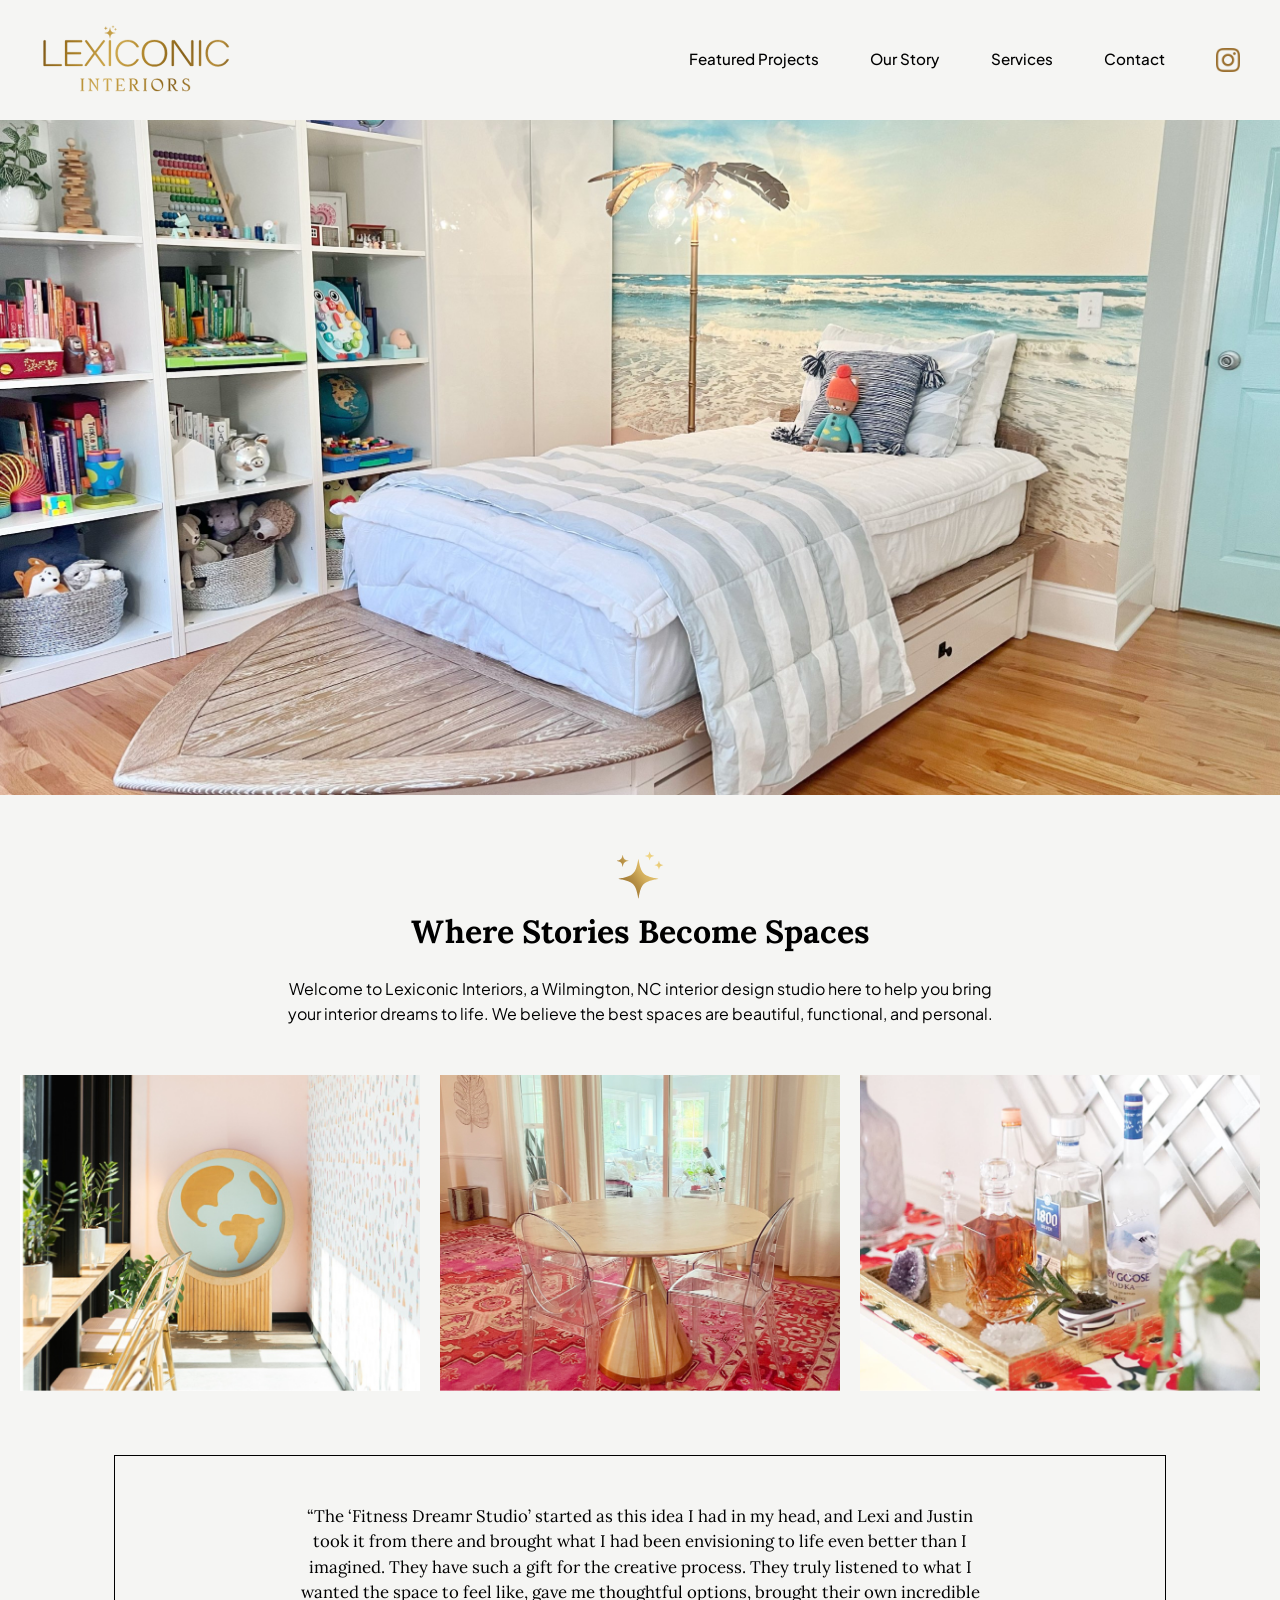
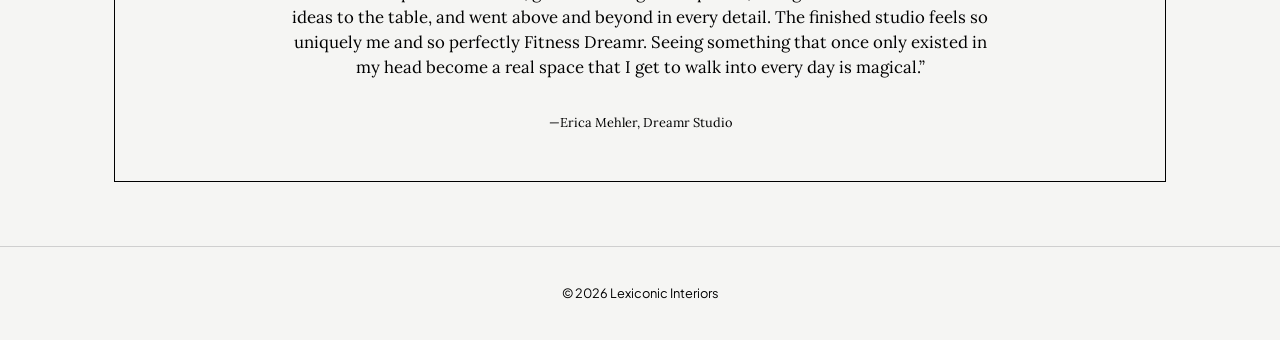
<file: index.html>
<!DOCTYPE html>
<html lang="en">
<head>
<meta charset="utf-8">
<meta name="viewport" content="width=device-width, initial-scale=1">
<title>Lexiconic Interiors | Where Stories Become Spaces</title>
<meta name="description" content="Lexiconic Interiors is a Wilmington, NC interior design studio here to help you bring your interior dreams to life.">
<link rel="preconnect" href="https://fonts.googleapis.com">
<link rel="preconnect" href="https://fonts.gstatic.com" crossorigin>
<link href="https://fonts.googleapis.com/css2?family=Lora:wght@400;500;600;700&family=Plus+Jakarta+Sans:wght@400;500;600&display=swap" rel="stylesheet">
<link rel="stylesheet" href="css/styles.css">
</head>
<body>

<a class="skip-link" href="#main">Skip to main content</a>

<header class="site-header">
  <div class="header-inner">
    <a class="logo" href="index.html"><img src="images/lexiconic-logo.svg" alt="Lexiconic Interiors, home" width="251" height="94"></a>
    <div class="header-right">
      <nav aria-label="Main" id="site-menu">
        <ul>
          <li><a href="featured-projects.html">Featured Projects</a></li>
          <li><a href="our-story.html">Our Story</a></li>
          <li><a href="services.html">Services</a></li>
          <li><a href="contact.html">Contact</a></li>
        </ul>
      </nav>
      <a class="insta-link" href="https://www.instagram.com/lexiconicinteriors/" target="_blank" rel="noopener"><img src="instagram-gold.png" alt="" width="24" height="24"><span class="visually-hidden">Instagram (opens in a new tab)</span></a>
      <button class="menu-toggle" type="button" aria-expanded="false" aria-controls="site-menu" aria-label="Menu"><svg class="icon-open" width="24" height="24" viewBox="0 0 24 24" aria-hidden="true" focusable="false"><path d="M3 6h18M3 12h18M3 18h18" fill="none" stroke="currentColor" stroke-width="1.75" stroke-linecap="round"/></svg><svg class="icon-close" width="24" height="24" viewBox="0 0 24 24" aria-hidden="true" focusable="false"><path d="M5 5l14 14M19 5L5 19" fill="none" stroke="currentColor" stroke-width="1.75" stroke-linecap="round"/></svg></button>
    </div>
  </div>
</header>

<main id="main" tabindex="-1">

  <img class="hero" src="images/home-hero.jpg" width="1628" height="1102" alt="A big-kid bedroom with a boat-shaped bed, a beach mural, a palm tree floor lamp, and a wall of toy shelves">

  <section class="intro">
    <img class="intro-stars" src="images/stars.svg" alt="" width="100" height="102">
    <h1>Where Stories Become Spaces</h1>
    <p>Welcome to Lexiconic Interiors, a Wilmington, NC interior design studio here to help you bring your interior dreams to life. We believe the best spaces are beautiful, functional, and personal.</p>
  </section>

  <ul class="tiles">
    <li><img src="images/home-1.jpg" width="488" height="386" loading="lazy" alt="Ice cream shop seating area with a painted globe sign and pastel wallpaper"></li>
    <li><img src="images/home-2.jpg" width="488" height="386" loading="lazy" alt="Round table with a gold base and clear acrylic chairs on a bright pink rug"></li>
    <li><img src="images/home-3.jpg" width="488" height="386" loading="lazy" alt="Styled bar tray with liquor bottles, crystals, and a sprig of greenery"></li>
  </ul>

  <section class="testimonial" aria-labelledby="testimonial-heading">
    <h2 id="testimonial-heading" class="visually-hidden">What our clients say</h2>
    <figure>
      <blockquote>
        <p>“The ‘Fitness Dreamr Studio’ started as this idea I had in my head, and Lexi and Justin took it from there and brought what I had been envisioning to life even better than I imagined. They have such a gift for the creative process. They truly listened to what I wanted the space to feel like, gave me thoughtful options, brought their own incredible ideas to the table, and went above and beyond in every detail. The finished studio feels so uniquely me and so perfectly Fitness Dreamr. Seeing something that once only existed in my head become a real space that I get to walk into every day is magical.”</p>
      </blockquote>
      <figcaption>—Erica Mehler, Dreamr Studio</figcaption>
    </figure>
  </section>

</main>

<footer class="site-footer">
  <p>&copy; 2026 Lexiconic Interiors</p>
</footer>

<script src="js/main.js" defer></script>
</body>
</html>
</file>
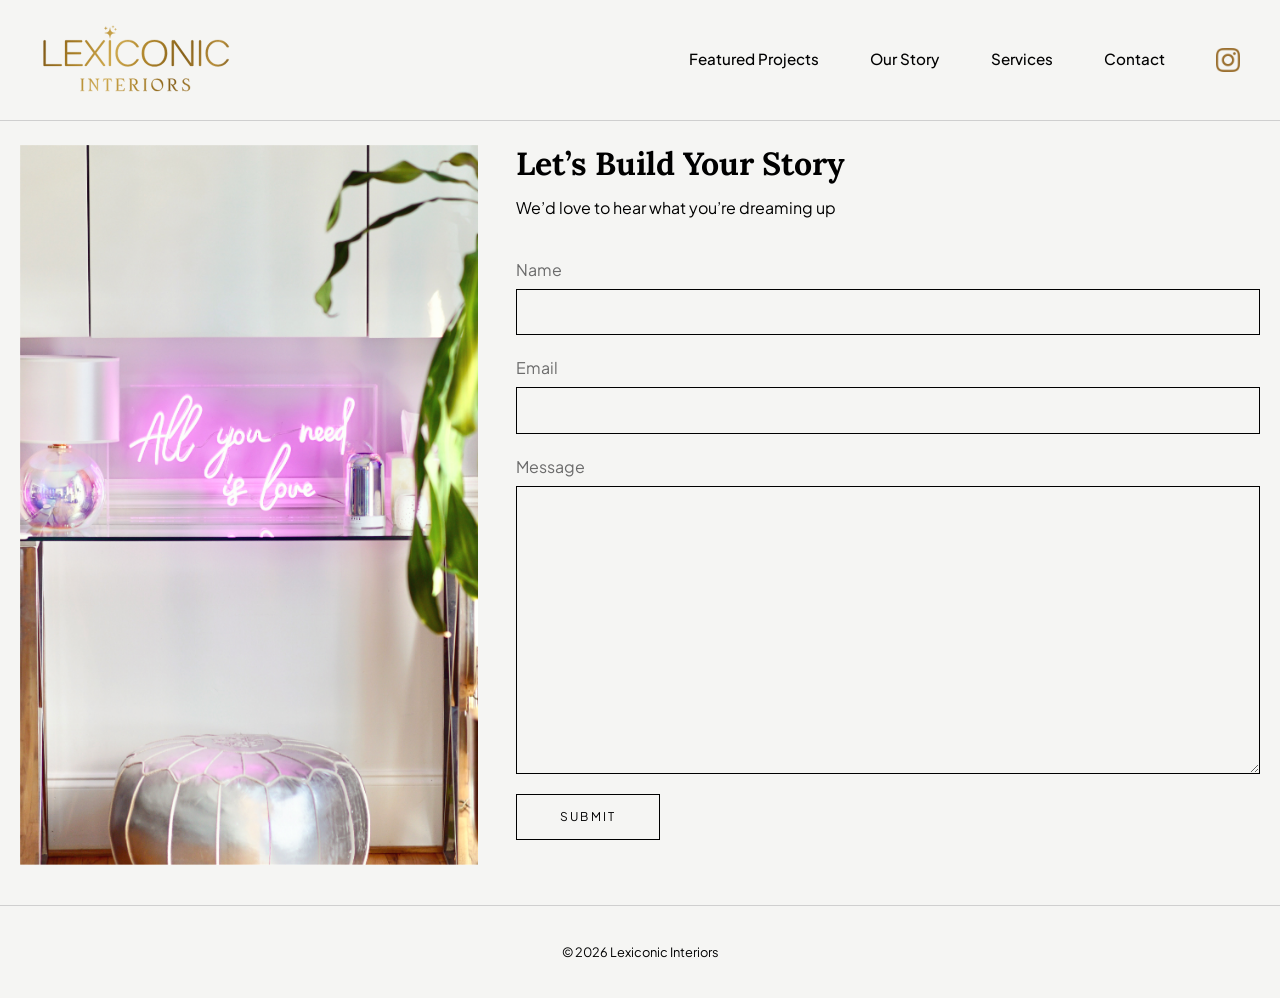
<file: contact.html>
<!DOCTYPE html>
<html lang="en">
<head>
<meta charset="utf-8">
<meta name="viewport" content="width=device-width, initial-scale=1">
<title>Contact | Lexiconic Interiors</title>
<meta name="description" content="Get in touch with Lexiconic Interiors, a Wilmington, NC interior design studio. Tell us what you're dreaming up.">
<link rel="preconnect" href="https://fonts.googleapis.com">
<link rel="preconnect" href="https://fonts.gstatic.com" crossorigin>
<link href="https://fonts.googleapis.com/css2?family=Lora:wght@400;500;600;700&family=Plus+Jakarta+Sans:wght@400;500;600&display=swap" rel="stylesheet">
<link rel="stylesheet" href="css/styles.css">
</head>
<body>

<a class="skip-link" href="#main">Skip to main content</a>

<header class="site-header is-ruled">
  <div class="header-inner">
    <a class="logo" href="index.html"><img src="images/lexiconic-logo.svg" alt="Lexiconic Interiors, home" width="251" height="94"></a>
    <div class="header-right">
      <nav aria-label="Main" id="site-menu">
        <ul>
          <li><a href="featured-projects.html">Featured Projects</a></li>
          <li><a href="our-story.html">Our Story</a></li>
          <li><a href="services.html">Services</a></li>
          <li><a href="contact.html" aria-current="page">Contact</a></li>
        </ul>
      </nav>
      <a class="insta-link" href="https://www.instagram.com/lexiconicinteriors/" target="_blank" rel="noopener"><img src="instagram-gold.png" alt="" width="24" height="24"><span class="visually-hidden">Instagram (opens in a new tab)</span></a>
      <button class="menu-toggle" type="button" aria-expanded="false" aria-controls="site-menu" aria-label="Menu"><svg class="icon-open" width="24" height="24" viewBox="0 0 24 24" aria-hidden="true" focusable="false"><path d="M3 6h18M3 12h18M3 18h18" fill="none" stroke="currentColor" stroke-width="1.75" stroke-linecap="round"/></svg><svg class="icon-close" width="24" height="24" viewBox="0 0 24 24" aria-hidden="true" focusable="false"><path d="M5 5l14 14M19 5L5 19" fill="none" stroke="currentColor" stroke-width="1.75" stroke-linecap="round"/></svg></button>
    </div>
  </div>
</header>

<main id="main" tabindex="-1">
  <div class="split contact">

    <figure>
      <img src="images/contact-neon.jpg" width="900" height="1411" alt="A pink neon sign reading “All you need is love” on a glass console table, beside a silver pouf and a leafy plant">
    </figure>

    <div>
      <h1>Let’s Build Your Story</h1>
      <p class="lede">We’d love to hear what you’re dreaming up</p>

      <!--
        Messages are sent by FormSubmit (formsubmit.co) to the address in the
        form's action below. To change where they go, change that address.
      -->
      <form id="contact-form" action="https://formsubmit.co/lexiconicinteriors@gmail.com" method="POST">
        <input type="hidden" name="_subject" value="New message from the Lexiconic Interiors website">
        <input type="hidden" name="_template" value="table">
        <input type="text" name="_honey" class="hp" tabindex="-1" autocomplete="off" aria-hidden="true">
        <div class="field">
          <label for="name">Name</label>
          <input id="name" name="name" type="text" autocomplete="name" required>
        </div>
        <div class="field">
          <label for="email">Email</label>
          <input id="email" name="email" type="email" autocomplete="email" required>
        </div>
        <div class="field">
          <label for="message">Message</label>
          <textarea id="message" name="message" required></textarea>
        </div>
        <button class="button" type="submit">Submit</button>
        <p id="form-status" class="form-status" role="status"></p>
      </form>
    </div>

  </div>
</main>

<footer class="site-footer">
  <p>&copy; 2026 Lexiconic Interiors</p>
</footer>

<script src="js/main.js" defer></script>
</body>
</html>
</file>
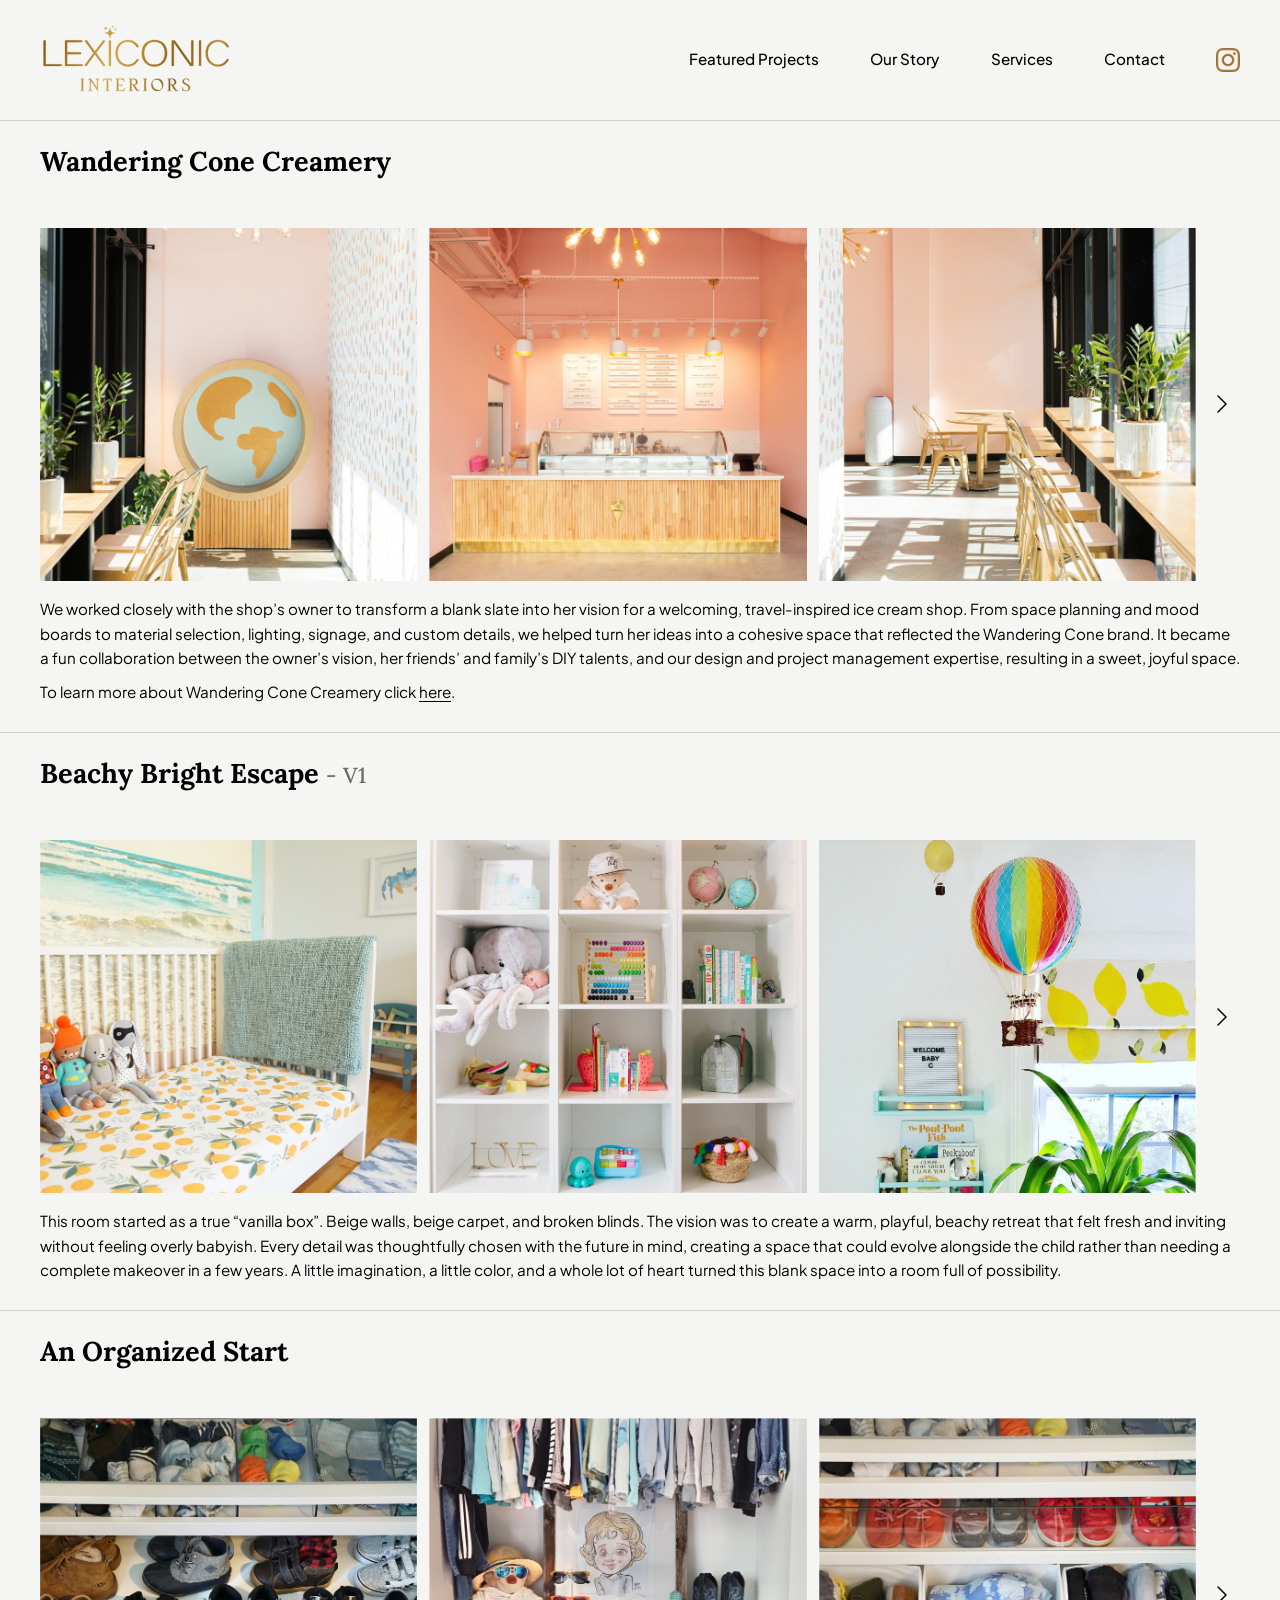
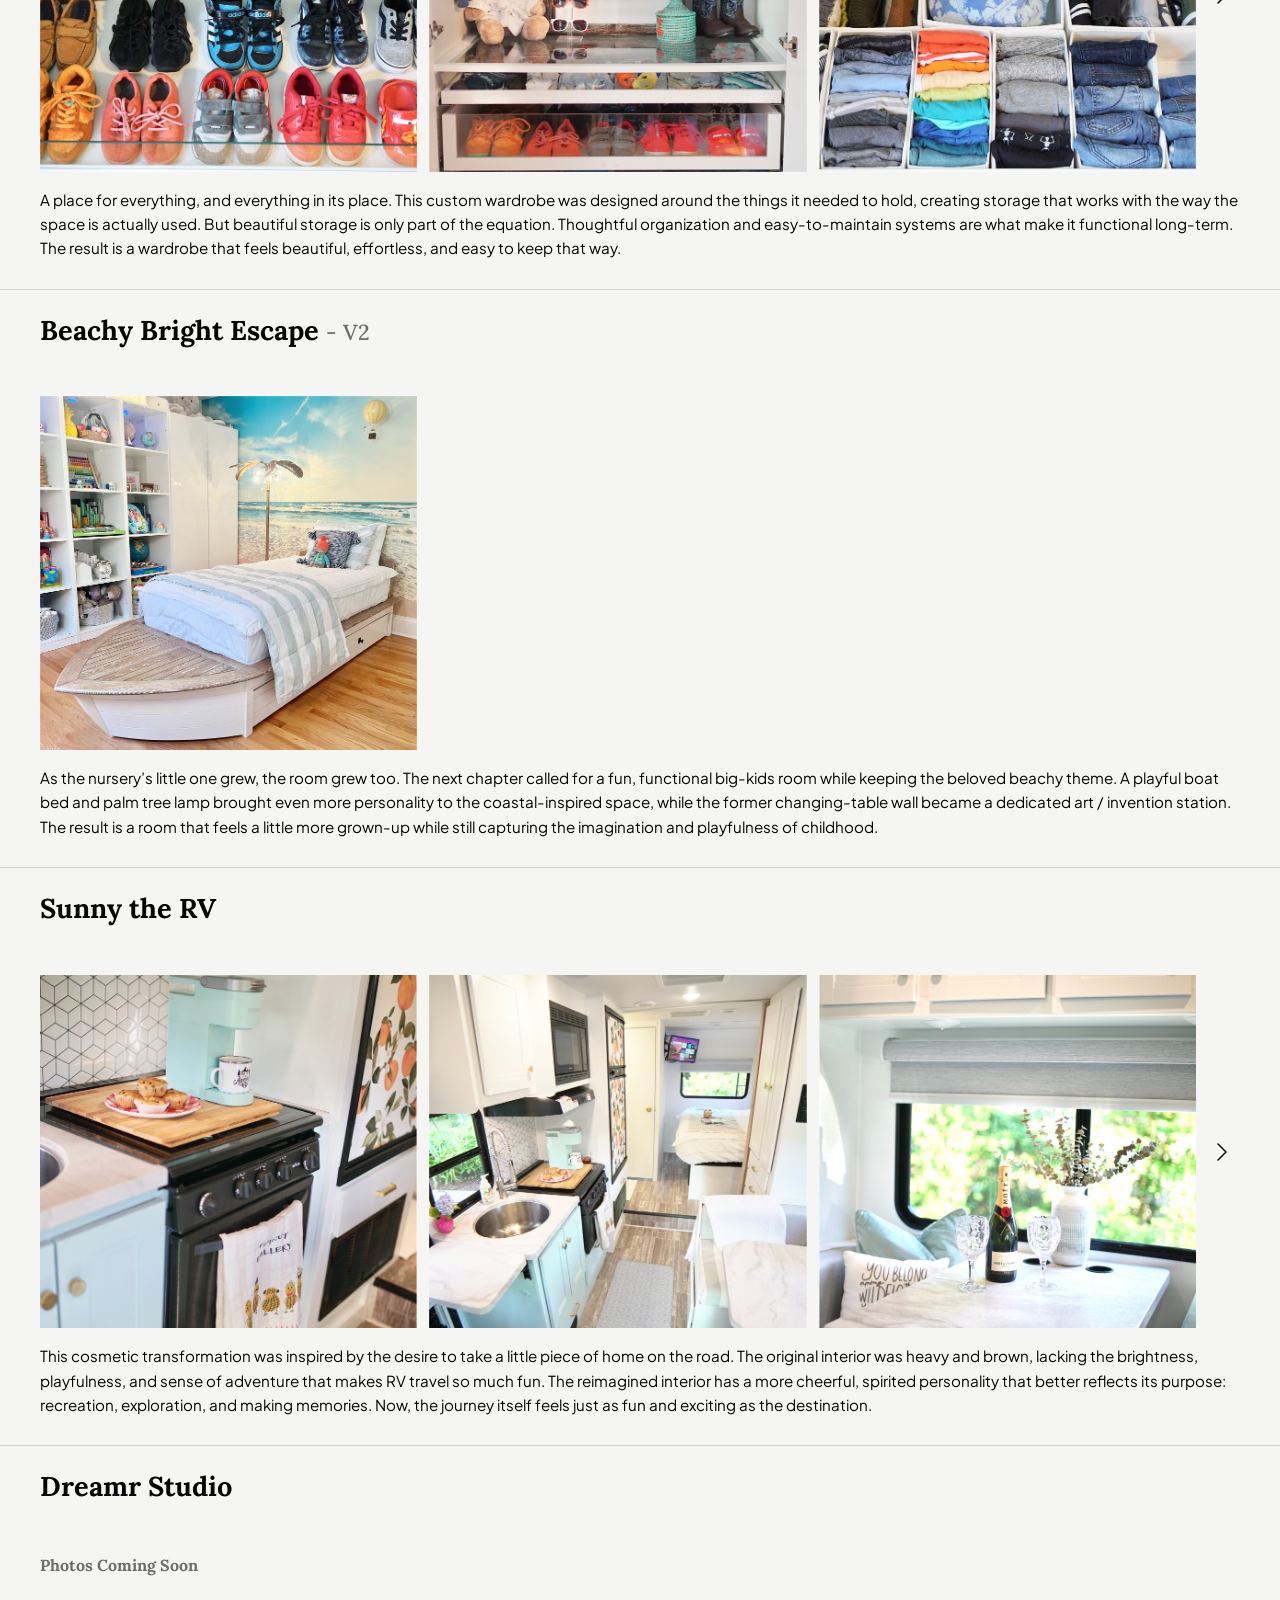
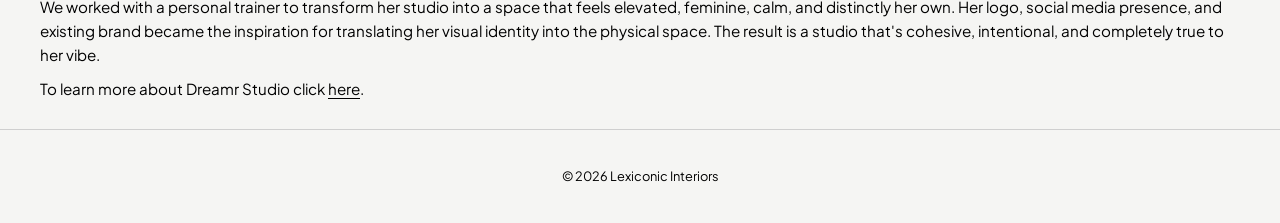
<file: featured-projects.html>
<!DOCTYPE html>
<html lang="en">
<head>
<meta charset="utf-8">
<meta name="viewport" content="width=device-width, initial-scale=1">
<title>Featured Projects | Lexiconic Interiors</title>
<meta name="description" content="Featured interior design projects from Lexiconic Interiors in Wilmington, NC: an ice cream shop, kids' rooms, a custom wardrobe, an RV, and a fitness studio.">
<link rel="preconnect" href="https://fonts.googleapis.com">
<link rel="preconnect" href="https://fonts.gstatic.com" crossorigin>
<link href="https://fonts.googleapis.com/css2?family=Lora:wght@400;500;600;700&family=Plus+Jakarta+Sans:wght@400;500;600&display=swap" rel="stylesheet">
<link rel="stylesheet" href="css/styles.css">
</head>
<body>

<a class="skip-link" href="#main">Skip to main content</a>

<header class="site-header is-ruled">
  <div class="header-inner">
    <a class="logo" href="index.html"><img src="images/lexiconic-logo.svg" alt="Lexiconic Interiors, home" width="251" height="94"></a>
    <div class="header-right">
      <nav aria-label="Main" id="site-menu">
        <ul>
          <li><a href="featured-projects.html" aria-current="page">Featured Projects</a></li>
          <li><a href="our-story.html">Our Story</a></li>
          <li><a href="services.html">Services</a></li>
          <li><a href="contact.html">Contact</a></li>
        </ul>
      </nav>
      <a class="insta-link" href="https://www.instagram.com/lexiconicinteriors/" target="_blank" rel="noopener"><img src="instagram-gold.png" alt="" width="24" height="24"><span class="visually-hidden">Instagram (opens in a new tab)</span></a>
      <button class="menu-toggle" type="button" aria-expanded="false" aria-controls="site-menu" aria-label="Menu"><svg class="icon-open" width="24" height="24" viewBox="0 0 24 24" aria-hidden="true" focusable="false"><path d="M3 6h18M3 12h18M3 18h18" fill="none" stroke="currentColor" stroke-width="1.75" stroke-linecap="round"/></svg><svg class="icon-close" width="24" height="24" viewBox="0 0 24 24" aria-hidden="true" focusable="false"><path d="M5 5l14 14M19 5L5 19" fill="none" stroke="currentColor" stroke-width="1.75" stroke-linecap="round"/></svg></button>
    </div>
  </div>
</header>

<main id="main" tabindex="-1">
  <h1 class="visually-hidden">Featured Projects</h1>

  <!--
    HOW TO ADD A PHOTO TO A PROJECT
    1. Put the tile photo in images/projects/ and the full-size version in
       images/projects/full/ (same file name in both folders).
    2. Copy one <li>...</li> line inside that project's <ul class="carousel-track">,
       then change the file names (in href and src) and the alt text.
    The arrow buttons appear on their own once a project has more photos
    than fit on screen. Clicking a photo opens the full-size version.
  -->

  <!-- Wandering Cone Creamery -->
  <section class="project" aria-labelledby="p-wandering-cone">
    <div class="project-inner">
      <h2 id="p-wandering-cone">Wandering Cone Creamery</h2>
      <div class="carousel" data-carousel>
        <button class="carousel-btn prev" type="button" aria-label="Previous photos"><svg width="12" height="20" viewBox="0 0 12 20" aria-hidden="true" focusable="false"><path d="M10 2L2 10l8 8" fill="none" stroke="currentColor" stroke-width="1.5" stroke-linecap="round" stroke-linejoin="round"/></svg></button>
        <ul class="carousel-track" tabindex="0" aria-label="Wandering Cone Creamery photos">
          <li><a href="images/projects/full/wandering-cone-1.jpg" data-lightbox aria-haspopup="dialog"><img src="images/projects/wandering-cone-1.jpg" width="640" height="600" alt="Ice cream shop seating area with a painted globe sign and pastel wallpaper"></a></li>
          <li><a href="images/projects/full/wandering-cone-2.jpg" data-lightbox aria-haspopup="dialog"><img src="images/projects/wandering-cone-2.jpg" width="640" height="600" alt="Ice cream counter with a wood-slat front, a menu board, and gold pendant lights against pink walls"></a></li>
          <li><a href="images/projects/full/wandering-cone-3.jpg" data-lightbox aria-haspopup="dialog"><img src="images/projects/wandering-cone-3.jpg" width="640" height="600" alt="Long window counter with light wood stools and potted plants"></a></li>
          <li><a href="images/projects/full/wandering-cone-4.jpg" data-lightbox aria-haspopup="dialog"><img src="images/projects/wandering-cone-4.jpg" width="820" height="771" loading="lazy" alt="A hand holding a waffle cone with a scoop of pink ice cream, with the shop’s window counter and patterned wallpaper behind it"></a></li>
          <li><a href="images/projects/full/wandering-cone-5.jpg" data-lightbox aria-haspopup="dialog"><img src="images/projects/wandering-cone-5.jpg" width="820" height="771" loading="lazy" alt="Two people smiling in front of the round globe sign in the ice cream shop, holding a colorful gift bag"></a></li>
          <li><a href="images/projects/full/wandering-cone-6.jpg" data-lightbox aria-haspopup="dialog"><img src="images/projects/wandering-cone-6.jpg" width="820" height="771" loading="lazy" alt="The shop’s ice cream counter with menu boards and gold pendant lights, next to the patterned wallpaper"></a></li>
          <li><a href="images/projects/full/wandering-cone-7.jpg" data-lightbox aria-haspopup="dialog"><img src="images/projects/wandering-cone-7.jpg" width="818" height="771" loading="lazy" alt="The window counter area still under construction, with plastic sheeting over the glass and the shop’s logo on the window"></a></li>
          <li><a href="images/projects/full/wandering-cone-8.jpg" data-lightbox aria-haspopup="dialog"><img src="images/projects/wandering-cone-8.jpg" width="820" height="771" loading="lazy" alt="Geometric backsplash tile going up above the counter, with a bucket of grout on the work surface"></a></li>
          <li><a href="images/projects/full/wandering-cone-9.jpg" data-lightbox aria-haspopup="dialog"><img src="images/projects/wandering-cone-9.jpg" width="820" height="771" loading="lazy" alt="A smiling person in sunglasses and a cap carrying a silver insulated bag in front of a painted white brick wall"></a></li>
          <li><a href="images/projects/full/wandering-cone-10.jpg" data-lightbox aria-haspopup="dialog"><img src="images/projects/wandering-cone-10.jpg" width="820" height="771" loading="lazy" alt="A computer screen showing the Wandering Cone logo beside a pattern of ice cream, suitcase and globe illustrations"></a></li>
          <li><a href="images/projects/full/wandering-cone-11.jpg" data-lightbox aria-haspopup="dialog"><img src="images/projects/wandering-cone-11.jpg" width="820" height="771" loading="lazy" alt="The wood-slat counter front during construction, with pendant lights hanging against the pink wall"></a></li>
          <li><a href="images/projects/full/wandering-cone-12.jpg" data-lightbox aria-haspopup="dialog"><img src="images/projects/wandering-cone-12.jpg" width="820" height="771" loading="lazy" alt="A scissor lift in the empty, pink-walled shop space during construction"></a></li>
          <li><a href="images/projects/full/wandering-cone-13.jpg" data-lightbox aria-haspopup="dialog"><img src="images/projects/wandering-cone-13.jpg" width="820" height="771" loading="lazy" alt="The round globe frame beneath a gold chandelier in the narrow window area while the shop was still being finished"></a></li>
          <li><a href="images/projects/full/wandering-cone-14.jpg" data-lightbox aria-haspopup="dialog"><img src="images/projects/wandering-cone-14.jpg" width="820" height="771" loading="lazy" alt="A scissor lift on the dusty floor of the shop, with pink walls and exposed ceiling pipes"></a></li>
          <li><a href="images/projects/full/wandering-cone-15.jpg" data-lightbox aria-haspopup="dialog"><img src="images/projects/wandering-cone-15.jpg" width="820" height="771" loading="lazy" alt="A person holding up a Wandering Cone sign against a wall dotted with paint color swatches"></a></li>
          <li><a href="images/projects/full/wandering-cone-16.jpg" data-lightbox aria-haspopup="dialog"><img src="images/projects/wandering-cone-16.jpg" width="820" height="771" loading="lazy" alt="The long window side of the empty shop space before construction, with drywall and metal framing along the floor"></a></li>
          <li><a href="images/projects/full/wandering-cone-17.jpg" data-lightbox aria-haspopup="dialog"><img src="images/projects/wandering-cone-17.jpg" width="820" height="771" loading="lazy" alt="The empty shop space before the project began, with bare white walls, a yellow column and storefront windows"></a></li>
          <li><a href="images/projects/full/wandering-cone-18.jpg" data-lightbox aria-haspopup="dialog"><img src="images/projects/wandering-cone-18.jpg" width="820" height="771" loading="lazy" alt="The shop’s bare, unfinished interior with exposed ductwork and a doorway at the back"></a></li>
          <li><a href="images/projects/full/wandering-cone-19.jpg" data-lightbox aria-haspopup="dialog"><img src="images/projects/wandering-cone-19.jpg" width="820" height="771" loading="lazy" alt="The storefront glass doors and windows of the empty shop space before work began"></a></li>
        </ul>
        <button class="carousel-btn next" type="button" aria-label="Next photos"><svg width="12" height="20" viewBox="0 0 12 20" aria-hidden="true" focusable="false"><path d="M2 2l8 8-8 8" fill="none" stroke="currentColor" stroke-width="1.5" stroke-linecap="round" stroke-linejoin="round"/></svg></button>
      </div>
      <p>We worked closely with the shop’s owner to transform a blank slate into her vision for a welcoming, travel-inspired ice cream shop. From space planning and mood boards to material selection, lighting, signage, and custom details, we helped turn her ideas into a cohesive space that reflected the Wandering Cone brand. It became a fun collaboration between the owner’s vision, her friends’ and family’s DIY talents, and our design and project management expertise, resulting in a sweet, joyful space.</p>
      <p class="project-link">To learn more about Wandering Cone Creamery click <a href="https://www.wanderingcone.com" target="_blank" rel="noopener noreferrer">here<span class="visually-hidden"> (Wandering Cone Creamery website, opens in a new tab)</span></a>.</p>
    </div>
  </section>

  <!-- Beachy Bright Escape - V1 -->
  <section class="project" aria-labelledby="p-beachy-v1">
    <div class="project-inner">
      <h2 id="p-beachy-v1">Beachy Bright Escape <span class="version">- V1</span></h2>
      <div class="carousel" data-carousel>
        <button class="carousel-btn prev" type="button" aria-label="Previous photos"><svg width="12" height="20" viewBox="0 0 12 20" aria-hidden="true" focusable="false"><path d="M10 2L2 10l8 8" fill="none" stroke="currentColor" stroke-width="1.5" stroke-linecap="round" stroke-linejoin="round"/></svg></button>
        <ul class="carousel-track" tabindex="0" aria-label="Beachy Bright Escape, V1 photos">
          <li><a href="images/projects/full/beachy-v1-1.jpg" data-lightbox aria-haspopup="dialog"><img src="images/projects/beachy-v1-1.jpg" width="640" height="600" loading="lazy" alt="Nursery crib with orange-print sheets and a sage upholstered headboard"></a></li>
          <li><a href="images/projects/full/beachy-v1-2.jpg" data-lightbox aria-haspopup="dialog"><img src="images/projects/beachy-v1-2.jpg" width="640" height="600" loading="lazy" alt="White cubby shelves filled with toys, books, and stuffed animals"></a></li>
          <li><a href="images/projects/full/beachy-v1-3.jpg" data-lightbox aria-haspopup="dialog"><img src="images/projects/beachy-v1-3.jpg" width="640" height="600" loading="lazy" alt="Nursery corner with a rainbow hot air balloon, yellow leaf decals, and a leafy plant"></a></li>
          <li><a href="images/projects/full/beachy-v1-4.jpg" data-lightbox aria-haspopup="dialog"><img src="images/projects/beachy-v1-4.jpg" width="820" height="771" loading="lazy" alt="The nursery with a beach mural wall, a white crib, a DREAM sign above cube shelving, and a round blue rug"></a></li>
          <li><a href="images/projects/full/beachy-v1-5.jpg" data-lightbox aria-haspopup="dialog"><img src="images/projects/beachy-v1-5.jpg" width="820" height="771" loading="lazy" alt="A turquoise baby bath on a white changing table, with towels hanging from the side"></a></li>
          <li><a href="images/projects/full/beachy-v1-6.jpg" data-lightbox aria-haspopup="dialog"><img src="images/projects/beachy-v1-6.jpg" width="820" height="771" loading="lazy" alt="Hooded baby towels hanging from a white changing table"></a></li>
          <li><a href="images/projects/full/beachy-v1-7.jpg" data-lightbox aria-haspopup="dialog"><img src="images/projects/beachy-v1-7.jpg" width="820" height="771" loading="lazy" alt="A gray armchair beside tall white shelves filled with toys and books, under a lemon-print window shade"></a></li>
          <li><a href="images/projects/full/beachy-v1-8.jpg" data-lightbox aria-haspopup="dialog"><img src="images/projects/beachy-v1-8.jpg" width="820" height="771" loading="lazy" alt="A white shelf holding felt baskets and banana-print storage bins"></a></li>
          <li><a href="images/projects/full/beachy-v1-9.jpg" data-lightbox aria-haspopup="dialog"><img src="images/projects/beachy-v1-9.jpg" width="820" height="771" loading="lazy" alt="A changing table with a turquoise pad beneath framed art and a pink heart print, beside a mint door"></a></li>
          <li><a href="images/projects/full/beachy-v1-10.jpg" data-lightbox aria-haspopup="dialog"><img src="images/projects/beachy-v1-10.jpg" width="820" height="771" loading="lazy" alt="A wide view of the nursery with white cube shelves, a crib with an orange-print sheet, and the beach mural"></a></li>
          <li><a href="images/projects/full/beachy-v1-11.jpg" data-lightbox aria-haspopup="dialog"><img src="images/projects/beachy-v1-11.jpg" width="820" height="771" loading="lazy" alt="A whale mobile hanging above the crib in front of the beach mural"></a></li>
          <li><a href="images/projects/full/beachy-v1-12.jpg" data-lightbox aria-haspopup="dialog"><img src="images/projects/beachy-v1-12.jpg" width="820" height="771" loading="lazy" alt="White cube shelving styled with books, plants, baskets and a DREAM sign"></a></li>
          <li><a href="images/projects/full/beachy-v1-13.jpg" data-lightbox aria-haspopup="dialog"><img src="images/projects/beachy-v1-13.jpg" width="820" height="771" loading="lazy" alt="A gray armchair, round blue rug and white shelves in the sunny nursery, with the crib at the edge"></a></li>
          <li><a href="images/projects/full/beachy-v1-14.jpg" data-lightbox aria-haspopup="dialog"><img src="images/projects/beachy-v1-14.jpg" width="820" height="771" loading="lazy" alt="Mint book ledges holding picture books and a gray cat pillow"></a></li>
          <li><a href="images/projects/full/beachy-v1-15.jpg" data-lightbox aria-haspopup="dialog"><img src="images/projects/beachy-v1-15.jpg" width="820" height="771" loading="lazy" alt="A white crib in front of the beach mural, with a mint door and framed art"></a></li>
          <li><a href="images/projects/full/beachy-v1-16.jpg" data-lightbox aria-haspopup="dialog"><img src="images/projects/beachy-v1-16.jpg" width="820" height="771" loading="lazy" alt="Wooden and white building blocks stacked in a pyramid in a white nook"></a></li>
          <li><a href="images/projects/full/beachy-v1-17.jpg" data-lightbox aria-haspopup="dialog"><img src="images/projects/beachy-v1-17.jpg" width="820" height="771" loading="lazy" alt="A closet with mint-painted shelves, a wooden rocking horse and storage bins"></a></li>
          <li><a href="images/projects/full/beachy-v1-18.jpg" data-lightbox aria-haspopup="dialog"><img src="images/projects/beachy-v1-18.jpg" width="820" height="771" loading="lazy" alt="A small wardrobe with baby clothes on hangers above drawers, beside a gray chair and a lemon-print shade"></a></li>
          <li><a href="images/projects/full/beachy-v1-19.jpg" data-lightbox aria-haspopup="dialog"><img src="images/projects/beachy-v1-19.jpg" width="820" height="771" loading="lazy" alt="A crib with an orange-print sheet and stuffed animals in front of the beach mural"></a></li>
          <li><a href="images/projects/full/beachy-v1-20.jpg" data-lightbox aria-haspopup="dialog"><img src="images/projects/beachy-v1-20.jpg" width="820" height="771" loading="lazy" alt="A close view of the crib with an orange-print sheet and stuffed toys beneath the beach mural"></a></li>
          <li><a href="images/projects/full/beachy-v1-21.jpg" data-lightbox aria-haspopup="dialog"><img src="images/projects/beachy-v1-21.jpg" width="820" height="771" loading="lazy" alt="A white wardrobe with baby clothes on hangers above pull-out drawers and baskets"></a></li>
          <li><a href="images/projects/full/beachy-v1-22.jpg" data-lightbox aria-haspopup="dialog"><img src="images/projects/beachy-v1-22.jpg" width="820" height="771" loading="lazy" alt="The beach mural freshly installed on the nursery wall"></a></li>
          <li><a href="images/projects/full/beachy-v1-23.jpg" data-lightbox aria-haspopup="dialog"><img src="images/projects/beachy-v1-23.jpg" width="820" height="771" loading="lazy" alt="A bare hardwood floor and window seen through an open door during the renovation"></a></li>
          <li><a href="images/projects/full/beachy-v1-24.jpg" data-lightbox aria-haspopup="dialog"><img src="images/projects/beachy-v1-24.jpg" width="820" height="769" loading="lazy" alt="The room before the makeover, with two dark recliners beneath a window"></a></li>
          <li><a href="images/projects/full/beachy-v1-25.jpg" data-lightbox aria-haspopup="dialog"><img src="images/projects/beachy-v1-25.jpg" width="820" height="769" loading="lazy" alt="The room before the makeover, with a TV on a dark console and a cardboard box in the corner"></a></li>
          <li><a href="images/projects/full/beachy-v1-26.jpg" data-lightbox aria-haspopup="dialog"><img src="images/projects/beachy-v1-26.jpg" width="820" height="771" loading="lazy" alt="A closet with yellow walls and bare shelves before the makeover"></a></li>
          <li><a href="images/projects/full/beachy-v1-27.jpg" data-lightbox aria-haspopup="dialog"><img src="images/projects/beachy-v1-27.jpg" width="820" height="771" loading="lazy" alt="A plain beige wall with a closet door ajar before the makeover"></a></li>
          <li><a href="images/projects/full/beachy-v1-28.jpg" data-lightbox aria-haspopup="dialog"><img src="images/projects/beachy-v1-28.jpg" width="820" height="771" loading="lazy" alt="An empty beige room with carpet, a ceiling fan and a window with damaged blinds before the makeover"></a></li>
        </ul>
        <button class="carousel-btn next" type="button" aria-label="Next photos"><svg width="12" height="20" viewBox="0 0 12 20" aria-hidden="true" focusable="false"><path d="M2 2l8 8-8 8" fill="none" stroke="currentColor" stroke-width="1.5" stroke-linecap="round" stroke-linejoin="round"/></svg></button>
      </div>
      <p>This room started as a true “vanilla box”. Beige walls, beige carpet, and broken blinds. The vision was to create a warm, playful, beachy retreat that felt fresh and inviting without feeling overly babyish. Every detail was thoughtfully chosen with the future in mind, creating a space that could evolve alongside the child rather than needing a complete makeover in a few years. A little imagination, a little color, and a whole lot of heart turned this blank space into a room full of possibility.</p>
    </div>
  </section>

  <!-- An Organized Start -->
  <section class="project" aria-labelledby="p-organized-start">
    <div class="project-inner">
      <h2 id="p-organized-start">An Organized Start</h2>
      <div class="carousel" data-carousel>
        <button class="carousel-btn prev" type="button" aria-label="Previous photos"><svg width="12" height="20" viewBox="0 0 12 20" aria-hidden="true" focusable="false"><path d="M10 2L2 10l8 8" fill="none" stroke="currentColor" stroke-width="1.5" stroke-linecap="round" stroke-linejoin="round"/></svg></button>
        <ul class="carousel-track" tabindex="0" aria-label="An Organized Start photos">
          <li><a href="images/projects/full/organized-start-1.jpg" data-lightbox aria-haspopup="dialog"><img src="images/projects/organized-start-1.jpg" width="640" height="600" loading="lazy" alt="Wardrobe shelves with children's shoes lined up by color"></a></li>
          <li><a href="images/projects/full/organized-start-2.jpg" data-lightbox aria-haspopup="dialog"><img src="images/projects/organized-start-2.jpg" width="640" height="600" loading="lazy" alt="Hanging clothes rail above a drawer, with a stuffed toy and framed art"></a></li>
          <li><a href="images/projects/full/organized-start-3.jpg" data-lightbox aria-haspopup="dialog"><img src="images/projects/organized-start-3.jpg" width="640" height="600" loading="lazy" alt="Folded shirts sorted by color into divided bins"></a></li>
          <li><a href="images/projects/full/organized-start-4.jpg" data-lightbox aria-haspopup="dialog"><img src="images/projects/organized-start-4.jpg" width="820" height="771" loading="lazy" alt="A children’s wardrobe with clothes on a hanging rail above a shelf with a leather bag and drawers below"></a></li>
          <li><a href="images/projects/full/organized-start-5.jpg" data-lightbox aria-haspopup="dialog"><img src="images/projects/organized-start-5.jpg" width="820" height="771" loading="lazy" alt="An open drawer of neatly folded baby blankets and sheets in orange and mint prints"></a></li>
          <li><a href="images/projects/full/organized-start-6.jpg" data-lightbox aria-haspopup="dialog"><img src="images/projects/organized-start-6.jpg" width="820" height="771" loading="lazy" alt="A wardrobe with two hanging rails of children’s clothes above three drawers"></a></li>
          <li><a href="images/projects/full/organized-start-7.jpg" data-lightbox aria-haspopup="dialog"><img src="images/projects/organized-start-7.jpg" width="820" height="771" loading="lazy" alt="A pull-out drawer of socks, sunglasses and small shoes sorted into compartments, under a shelf with a leather bag"></a></li>
          <li><a href="images/projects/full/organized-start-8.jpg" data-lightbox aria-haspopup="dialog"><img src="images/projects/organized-start-8.jpg" width="820" height="771" loading="lazy" alt="A teddy bear in a straw hat, sunglasses and a bathrobe beside a stand of children’s sunglasses"></a></li>
          <li><a href="images/projects/full/organized-start-9.jpg" data-lightbox aria-haspopup="dialog"><img src="images/projects/organized-start-9.jpg" width="820" height="771" loading="lazy" alt="A deep drawer of folded clothes and towels sorted into dividers, above a drawer of red shoes"></a></li>
          <li><a href="images/projects/full/organized-start-10.jpg" data-lightbox aria-haspopup="dialog"><img src="images/projects/organized-start-10.jpg" width="820" height="771" loading="lazy" alt="An open wardrobe with a rail of children’s clothes, a framed caricature, and a pull-out drawer of shoes"></a></li>
          <li><a href="images/projects/full/organized-start-11.jpg" data-lightbox aria-haspopup="dialog"><img src="images/projects/organized-start-11.jpg" width="820" height="771" loading="lazy" alt="A drawer of socks, hats and sunglasses sorted into clear compartments"></a></li>
          <li><a href="images/projects/full/organized-start-12.jpg" data-lightbox aria-haspopup="dialog"><img src="images/projects/organized-start-12.jpg" width="820" height="771" loading="lazy" alt="The wardrobe taking shape in the nursery, with open cube shelving beside a crib under a DREAM sign"></a></li>
          <li><a href="images/projects/full/organized-start-13.jpg" data-lightbox aria-haspopup="dialog"><img src="images/projects/organized-start-13.jpg" width="820" height="771" loading="lazy" alt="Open white cube shelving and hanging space in the wardrobe, partly assembled"></a></li>
          <li><a href="images/projects/full/organized-start-14.jpg" data-lightbox aria-haspopup="dialog"><img src="images/projects/organized-start-14.jpg" width="820" height="771" loading="lazy" alt="Flat-pack wardrobe boxes and panels laid out on the hardwood floor before assembly"></a></li>
        </ul>
        <button class="carousel-btn next" type="button" aria-label="Next photos"><svg width="12" height="20" viewBox="0 0 12 20" aria-hidden="true" focusable="false"><path d="M2 2l8 8-8 8" fill="none" stroke="currentColor" stroke-width="1.5" stroke-linecap="round" stroke-linejoin="round"/></svg></button>
      </div>
      <p>A place for everything, and everything in its place. This custom wardrobe was designed around the things it needed to hold, creating storage that works with the way the space is actually used. But beautiful storage is only part of the equation. Thoughtful organization and easy-to-maintain systems are what make it functional long-term. The result is a wardrobe that feels beautiful, effortless, and easy to keep that way.</p>
    </div>
  </section>

  <!-- Beachy Bright Escape - V2 -->
  <section class="project" aria-labelledby="p-beachy-v2">
    <div class="project-inner">
      <h2 id="p-beachy-v2">Beachy Bright Escape <span class="version">- V2</span></h2>
      <div class="carousel" data-carousel>
        <button class="carousel-btn prev" type="button" aria-label="Previous photos"><svg width="12" height="20" viewBox="0 0 12 20" aria-hidden="true" focusable="false"><path d="M10 2L2 10l8 8" fill="none" stroke="currentColor" stroke-width="1.5" stroke-linecap="round" stroke-linejoin="round"/></svg></button>
        <ul class="carousel-track" tabindex="0" aria-label="Beachy Bright Escape, V2 photos">
          <li><a href="images/projects/full/beachy-v2-1.jpg" data-lightbox aria-haspopup="dialog"><img src="images/projects/beachy-v2-1.jpg" width="640" height="600" loading="lazy" alt="Big-kid bedroom with a boat-shaped bed, a beach mural, and a palm tree floor lamp"></a></li>
        </ul>
        <button class="carousel-btn next" type="button" aria-label="Next photos"><svg width="12" height="20" viewBox="0 0 12 20" aria-hidden="true" focusable="false"><path d="M2 2l8 8-8 8" fill="none" stroke="currentColor" stroke-width="1.5" stroke-linecap="round" stroke-linejoin="round"/></svg></button>
      </div>
      <p>As the nursery’s little one grew, the room grew too. The next chapter called for a fun, functional big-kids room while keeping the beloved beachy theme. A playful boat bed and palm tree lamp brought even more personality to the coastal-inspired space, while the former changing-table wall became a dedicated art / invention station. The result is a room that feels a little more grown-up while still capturing the imagination and playfulness of childhood.</p>
    </div>
  </section>

  <!-- Sunny the RV -->
  <section class="project" aria-labelledby="p-sunny-rv">
    <div class="project-inner">
      <h2 id="p-sunny-rv">Sunny the RV</h2>
      <div class="carousel" data-carousel>
        <button class="carousel-btn prev" type="button" aria-label="Previous photos"><svg width="12" height="20" viewBox="0 0 12 20" aria-hidden="true" focusable="false"><path d="M10 2L2 10l8 8" fill="none" stroke="currentColor" stroke-width="1.5" stroke-linecap="round" stroke-linejoin="round"/></svg></button>
        <ul class="carousel-track" tabindex="0" aria-label="Sunny the RV photos">
          <li><a href="images/projects/full/sunny-rv-1.jpg" data-lightbox aria-haspopup="dialog"><img src="images/projects/sunny-rv-1.jpg" width="640" height="600" loading="lazy" alt="RV kitchen with mint cabinets, a geometric tile backsplash, and a tray of pastries on the stove"></a></li>
          <li><a href="images/projects/full/sunny-rv-2.jpg" data-lightbox aria-haspopup="dialog"><img src="images/projects/sunny-rv-2.jpg" width="640" height="600" loading="lazy" alt="RV interior looking down the length of the camper, with mint cabinets and light flooring"></a></li>
          <li><a href="images/projects/full/sunny-rv-3.jpg" data-lightbox aria-haspopup="dialog"><img src="images/projects/sunny-rv-3.jpg" width="640" height="600" loading="lazy" alt="RV dining nook by a window with pillows, wine glasses, and a bottle of champagne"></a></li>
          <li><a href="images/projects/full/sunny-rv-4.jpg" data-lightbox aria-haspopup="dialog"><img src="images/projects/sunny-rv-4.jpg" width="820" height="771" loading="lazy" alt="Looking down the length of the finished RV from the dinette and kitchen toward the driver’s seat"></a></li>
          <li><a href="images/projects/full/sunny-rv-5.jpg" data-lightbox aria-haspopup="dialog"><img src="images/projects/sunny-rv-5.jpg" width="820" height="771" loading="lazy" alt="A bed made up with white bedding and a sunburst pillow beneath mint cabinets"></a></li>
          <li><a href="images/projects/full/sunny-rv-6.jpg" data-lightbox aria-haspopup="dialog"><img src="images/projects/sunny-rv-6.jpg" width="820" height="771" loading="lazy" alt="The RV bathroom vanity with a mirror and a mint tile backsplash"></a></li>
          <li><a href="images/projects/full/sunny-rv-7.jpg" data-lightbox aria-haspopup="dialog"><img src="images/projects/sunny-rv-7.jpg" width="820" height="771" loading="lazy" alt="The RV bathroom’s toilet and shower beside a leaf-print wallpaper wall"></a></li>
          <li><a href="images/projects/full/sunny-rv-8.jpg" data-lightbox aria-haspopup="dialog"><img src="images/projects/sunny-rv-8.jpg" width="820" height="771" loading="lazy" alt="The RV dinette before the makeover, with brown wood paneling and dark bench seating"></a></li>
          <li><a href="images/projects/full/sunny-rv-9.jpg" data-lightbox aria-haspopup="dialog"><img src="images/projects/sunny-rv-9.jpg" width="820" height="771" loading="lazy" alt="The RV kitchen before the makeover, with brown cabinets, a dark stove and a stainless sink"></a></li>
          <li><a href="images/projects/full/sunny-rv-10.jpg" data-lightbox aria-haspopup="dialog"><img src="images/projects/sunny-rv-10.jpg" width="820" height="771" loading="lazy" alt="The RV bathroom before the makeover, with wood-tone cabinetry and a white robe hanging on the door"></a></li>
          <li><a href="images/projects/full/sunny-rv-11.jpg" data-lightbox aria-haspopup="dialog"><img src="images/projects/sunny-rv-11.jpg" width="820" height="771" loading="lazy" alt="The RV shower and toilet before the makeover"></a></li>
          <li><a href="images/projects/full/sunny-rv-12.jpg" data-lightbox aria-haspopup="dialog"><img src="images/projects/sunny-rv-12.jpg" width="820" height="771" loading="lazy" alt="The RV bedroom before the makeover, with wood-tone cabinets above dark patterned bedding"></a></li>
          <li><a href="images/projects/full/sunny-rv-13.jpg" data-lightbox aria-haspopup="dialog"><img src="images/projects/sunny-rv-13.jpg" width="820" height="771" loading="lazy" alt="The RV bed before the makeover, with dark patterned bedding beside a small window"></a></li>
        </ul>
        <button class="carousel-btn next" type="button" aria-label="Next photos"><svg width="12" height="20" viewBox="0 0 12 20" aria-hidden="true" focusable="false"><path d="M2 2l8 8-8 8" fill="none" stroke="currentColor" stroke-width="1.5" stroke-linecap="round" stroke-linejoin="round"/></svg></button>
      </div>
      <p>This cosmetic transformation was inspired by the desire to take a little piece of home on the road. The original interior was heavy and brown, lacking the brightness, playfulness, and sense of adventure that makes RV travel so much fun. The reimagined interior has a more cheerful, spirited personality that better reflects its purpose: recreation, exploration, and making memories. Now, the journey itself feels just as fun and exciting as the destination.</p>
    </div>
  </section>

  <!--
    Dreamr Studio: photos coming soon.
    When photos are ready, replace the "Photos Coming Soon" line with a
    carousel block (copy one from a project above).
  -->
  <section class="project" aria-labelledby="p-dreamr">
    <div class="project-inner">
      <h2 id="p-dreamr">Dreamr Studio</h2>
      <p class="coming-soon">Photos Coming Soon</p>
      <p>We worked with a personal trainer to transform her studio into a space that feels elevated, feminine, calm, and distinctly her own. Her logo, social media presence, and existing brand became the inspiration for translating her visual identity into the physical space. The result is a studio that's cohesive, intentional, and completely true to her vibe.</p>
      <p class="project-link">To learn more about Dreamr Studio click <a href="https://www.fitnessdreamr.com" target="_blank" rel="noopener noreferrer">here<span class="visually-hidden"> (Dreamr Studio website, opens in a new tab)</span></a>.</p>
    </div>
  </section>

</main>

<footer class="site-footer">
  <p>&copy; 2026 Lexiconic Interiors</p>
</footer>

<dialog id="lightbox" class="lightbox" aria-label="Photo viewer">
  <button class="lightbox-close" type="button" aria-label="Close photo"><svg width="18" height="18" viewBox="0 0 18 18" aria-hidden="true" focusable="false"><path d="M3 3l12 12M15 3L3 15" fill="none" stroke="currentColor" stroke-width="2" stroke-linecap="round"/></svg></button>
</dialog>

<script src="js/main.js" defer></script>
</body>
</html>
</file>
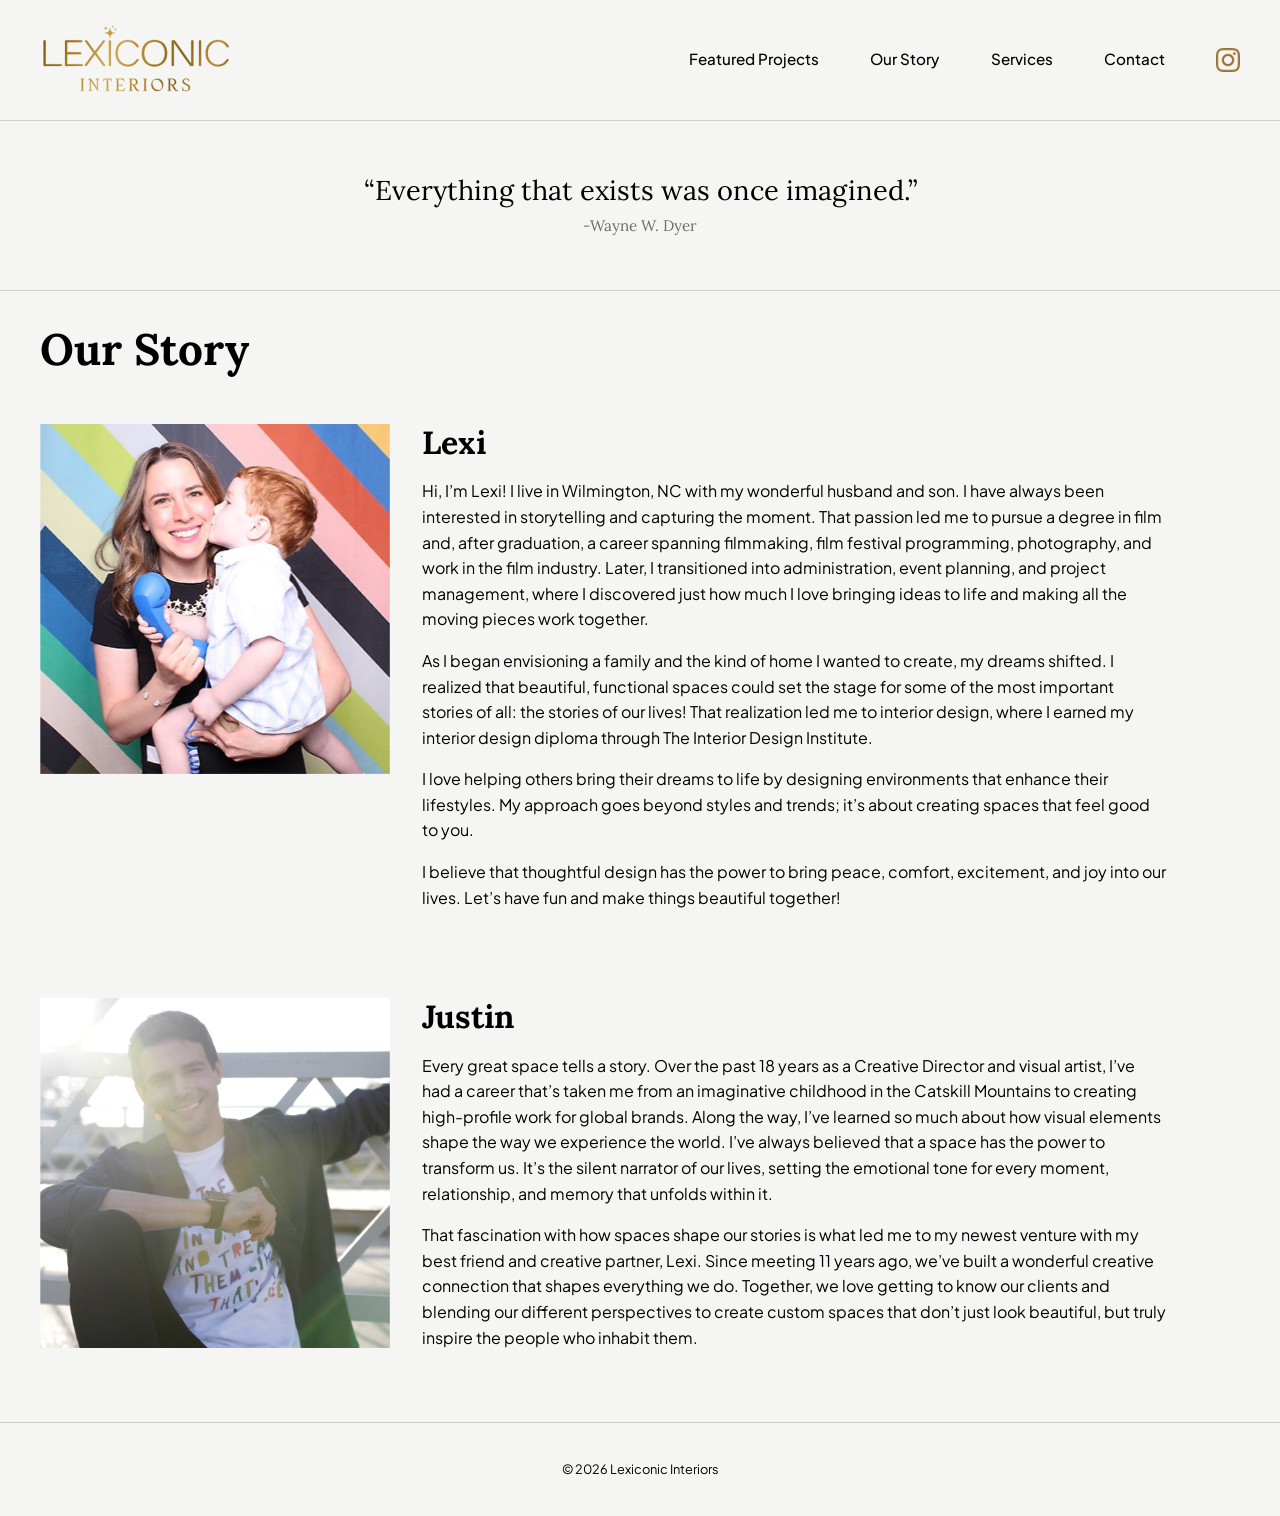
<file: our-story.html>
<!DOCTYPE html>
<html lang="en">
<head>
<meta charset="utf-8">
<meta name="viewport" content="width=device-width, initial-scale=1">
<title>Our Story | Lexiconic Interiors</title>
<meta name="description" content="Meet Lexi and Justin, the creative duo behind Lexiconic Interiors, a Wilmington, NC interior design studio.">
<link rel="preconnect" href="https://fonts.googleapis.com">
<link rel="preconnect" href="https://fonts.gstatic.com" crossorigin>
<link href="https://fonts.googleapis.com/css2?family=Lora:wght@400;500;600;700&family=Plus+Jakarta+Sans:wght@400;500;600&display=swap" rel="stylesheet">
<link rel="stylesheet" href="css/styles.css">
</head>
<body>

<a class="skip-link" href="#main">Skip to main content</a>

<header class="site-header is-ruled">
  <div class="header-inner">
    <a class="logo" href="index.html"><img src="images/lexiconic-logo.svg" alt="Lexiconic Interiors, home" width="251" height="94"></a>
    <div class="header-right">
      <nav aria-label="Main" id="site-menu">
        <ul>
          <li><a href="featured-projects.html">Featured Projects</a></li>
          <li><a href="our-story.html" aria-current="page">Our Story</a></li>
          <li><a href="services.html">Services</a></li>
          <li><a href="contact.html">Contact</a></li>
        </ul>
      </nav>
      <a class="insta-link" href="https://www.instagram.com/lexiconicinteriors/" target="_blank" rel="noopener"><img src="instagram-gold.png" alt="" width="24" height="24"><span class="visually-hidden">Instagram (opens in a new tab)</span></a>
      <button class="menu-toggle" type="button" aria-expanded="false" aria-controls="site-menu" aria-label="Menu"><svg class="icon-open" width="24" height="24" viewBox="0 0 24 24" aria-hidden="true" focusable="false"><path d="M3 6h18M3 12h18M3 18h18" fill="none" stroke="currentColor" stroke-width="1.75" stroke-linecap="round"/></svg><svg class="icon-close" width="24" height="24" viewBox="0 0 24 24" aria-hidden="true" focusable="false"><path d="M5 5l14 14M19 5L5 19" fill="none" stroke="currentColor" stroke-width="1.75" stroke-linecap="round"/></svg></button>
    </div>
  </div>
</header>

<main id="main" tabindex="-1">

  <div class="quote-band">
    <figure>
      <blockquote><p>“Everything that exists was once imagined.”</p></blockquote>
      <figcaption>-Wayne W. Dyer</figcaption>
    </figure>
  </div>

  <div class="story">
    <h1>Our Story</h1>

    <section class="person" aria-labelledby="lexi">
      <img src="images/our-story-lexi.jpg" width="700" height="700" alt="Lexi smiling while her son kisses her cheek, in front of a colorful striped wall">
      <div>
        <h2 id="lexi">Lexi</h2>
        <p>Hi, I’m Lexi! I live in Wilmington, NC with my wonderful husband and son. I have always been interested in storytelling and capturing the moment. That passion led me to pursue a degree in film and, after graduation, a career spanning filmmaking, film festival programming, photography, and work in the film industry. Later, I transitioned into administration, event planning, and project management, where I discovered just how much I love bringing ideas to life and making all the moving pieces work together.</p>
        <p>As I began envisioning a family and the kind of home I wanted to create, my dreams shifted. I realized that beautiful, functional spaces could set the stage for some of the most important stories of all: the stories of our lives! That realization led me to interior design, where I earned my interior design diploma through The Interior Design Institute.</p>
        <p>I love helping others bring their dreams to life by designing environments that enhance their lifestyles. My approach goes beyond styles and trends; it’s about creating spaces that feel good to you.</p>
        <p>I believe that thoughtful design has the power to bring peace, comfort, excitement, and joy into our lives. Let’s have fun and make things beautiful together!</p>
      </div>
    </section>

    <section class="person" aria-labelledby="justin">
      <img src="images/our-story-justin.jpg" width="700" height="700" loading="lazy" alt="Justin smiling, seated outdoors in a dark jacket and a graphic t-shirt">
      <div>
        <h2 id="justin">Justin</h2>
        <p>Every great space tells a story. Over the past 18 years as a Creative Director and visual artist, I’ve had a career that’s taken me from an imaginative childhood in the Catskill Mountains to creating high-profile work for global brands. Along the way, I’ve learned so much about how visual elements shape the way we experience the world. I’ve always believed that a space has the power to transform us. It’s the silent narrator of our lives, setting the emotional tone for every moment, relationship, and memory that unfolds within it.</p>
        <p>That fascination with how spaces shape our stories is what led me to my newest venture with my best friend and creative partner, Lexi. Since meeting 11 years ago, we’ve built a wonderful creative connection that shapes everything we do. Together, we love getting to know our clients and blending our different perspectives to create custom spaces that don’t just look beautiful, but truly inspire the people who inhabit them.</p>
      </div>
    </section>
  </div>

</main>

<footer class="site-footer">
  <p>&copy; 2026 Lexiconic Interiors</p>
</footer>

<script src="js/main.js" defer></script>
</body>
</html>
</file>
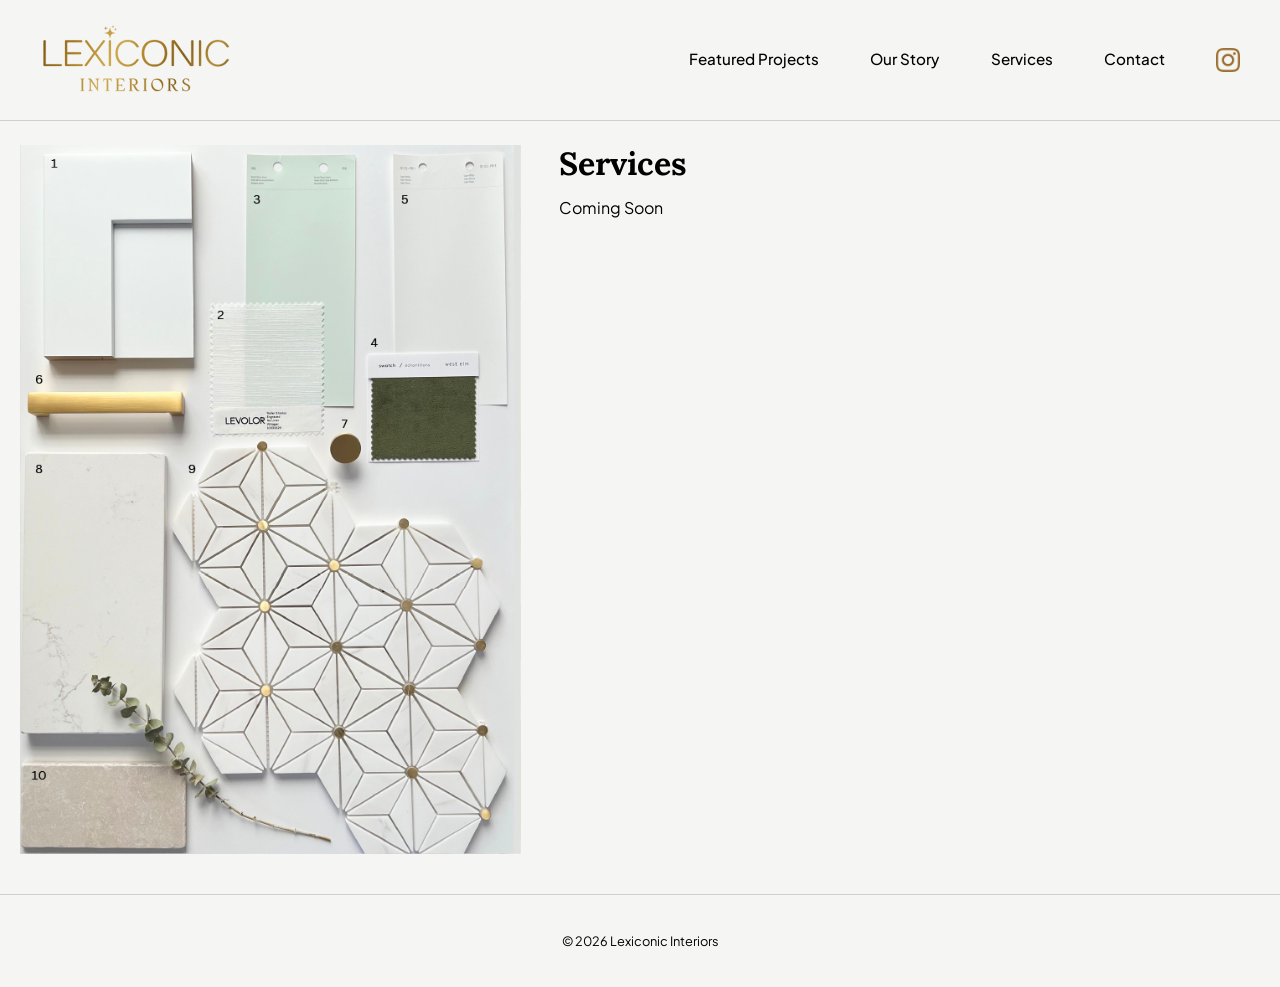
<file: services.html>
<!DOCTYPE html>
<html lang="en">
<head>
<meta charset="utf-8">
<meta name="viewport" content="width=device-width, initial-scale=1">
<title>Services | Lexiconic Interiors</title>
<meta name="description" content="Interior design services from Lexiconic Interiors in Wilmington, NC. Details coming soon.">
<link rel="preconnect" href="https://fonts.googleapis.com">
<link rel="preconnect" href="https://fonts.gstatic.com" crossorigin>
<link href="https://fonts.googleapis.com/css2?family=Lora:wght@400;500;600;700&family=Plus+Jakarta+Sans:wght@400;500;600&display=swap" rel="stylesheet">
<link rel="stylesheet" href="css/styles.css">
</head>
<body>

<a class="skip-link" href="#main">Skip to main content</a>

<header class="site-header is-ruled">
  <div class="header-inner">
    <a class="logo" href="index.html"><img src="images/lexiconic-logo.svg" alt="Lexiconic Interiors, home" width="251" height="94"></a>
    <div class="header-right">
      <nav aria-label="Main" id="site-menu">
        <ul>
          <li><a href="featured-projects.html">Featured Projects</a></li>
          <li><a href="our-story.html">Our Story</a></li>
          <li><a href="services.html" aria-current="page">Services</a></li>
          <li><a href="contact.html">Contact</a></li>
        </ul>
      </nav>
      <a class="insta-link" href="https://www.instagram.com/lexiconicinteriors/" target="_blank" rel="noopener"><img src="instagram-gold.png" alt="" width="24" height="24"><span class="visually-hidden">Instagram (opens in a new tab)</span></a>
      <button class="menu-toggle" type="button" aria-expanded="false" aria-controls="site-menu" aria-label="Menu"><svg class="icon-open" width="24" height="24" viewBox="0 0 24 24" aria-hidden="true" focusable="false"><path d="M3 6h18M3 12h18M3 18h18" fill="none" stroke="currentColor" stroke-width="1.75" stroke-linecap="round"/></svg><svg class="icon-close" width="24" height="24" viewBox="0 0 24 24" aria-hidden="true" focusable="false"><path d="M5 5l14 14M19 5L5 19" fill="none" stroke="currentColor" stroke-width="1.75" stroke-linecap="round"/></svg></button>
    </div>
  </div>
</header>

<main id="main" tabindex="-1">
  <div class="split services">

    <figure>
      <img src="images/services-material-board.jpg" width="1000" height="1416" alt="Kitchen material board with ten numbered samples: white shaker cabinet door, roller shade fabric, two paint swatches, green velvet, brass pull and knob, quartz countertop, marble mosaic tile, and travertine floor tile">
      <!--
        This text was in the design file but is not visible in the layout.
        It is hidden on screen and available to screen readers. To show it
        under the photo, delete class="visually-hidden" from the figcaption.
      -->
      <figcaption class="visually-hidden">Kitchen material board. 1. Cabinetry: Lily Ann Cabinets Colorado White Shaker. 2. Roller shades: Levolor in Whisper. 3. Wall paint: Benjamin Moore Eggshell in North Shore Green. 4. Bar stool fabric: West Elm Performance Velvet in Tarragon/Estragon. 5. Trim, ceiling, door paint: Benjamin Moore (ceiling flat, trim and door semi-gloss) in Super White. 6. Cabinet pulls: Liberty Simply Geometric Pull in Brushed Brass. 7. Cabinet knobs: Liberty Flat Round Knob in Modern Gold. 8. Bench top: MCI Premium Natural Quartz in Alabaster White. 9. Backsplash tile: Viviano Nova Dolomite Brass Polished Marble Mosaic. 10. Floor tiles: CorVina Crema Antiqued Tumbled Travertine.</figcaption>
    </figure>

    <div>
      <h1>Services</h1>
      <p class="lede">Coming Soon</p>
    </div>

  </div>
</main>

<footer class="site-footer">
  <p>&copy; 2026 Lexiconic Interiors</p>
</footer>

<script src="js/main.js" defer></script>
</body>
</html>
</file>
<file: css/styles.css>
/* ==========================================================
   Lexiconic Interiors - site styles
   Edit colors and fonts here (the :root block) and every page updates.
   ========================================================== */

:root {
  --bg: #f5f5f3;
  --ink: #000;
  --muted: #6b6b6b;
  --line: #000;
  --rule: #cfcfcf; /* thin gray divider lines (header, footer, project sections) */
  --serif: "Lora", Georgia, "Times New Roman", serif;
  --sans: "Plus Jakarta Sans", system-ui, -apple-system, "Segoe UI", sans-serif;
  --page-max: 1280px;
  --gutter: clamp(1.25rem, 3.5vw, 2.5rem);
}

*,
*::before,
*::after {
  box-sizing: border-box;
}

html {
  -webkit-text-size-adjust: 100%;
}

body {
  margin: 0;
  min-height: 100vh;
  display: flex;
  flex-direction: column;
  background: var(--bg);
  color: var(--ink);
  font-family: var(--sans);
  font-size: 1rem;
  line-height: 1.6;
}

main {
  flex: 1;
}

img {
  max-width: 100%;
  height: auto;
}

h1,
h2,
h3 {
  font-family: var(--serif);
  font-weight: 700;
  line-height: 1.2;
  margin: 0;
}

p {
  margin: 0 0 1em;
}

a {
  color: inherit;
}

:focus-visible {
  outline: 2px solid var(--ink);
  outline-offset: 3px;
}

.visually-hidden {
  position: absolute !important;
  width: 1px;
  height: 1px;
  margin: -1px;
  padding: 0;
  overflow: hidden;
  clip: rect(0 0 0 0);
  white-space: nowrap;
  border: 0;
}

.skip-link {
  position: absolute;
  left: 1rem;
  top: -4rem;
  z-index: 20;
  padding: 0.6rem 1rem;
  background: var(--ink);
  color: var(--bg);
}

.skip-link:focus {
  top: 1rem;
}

/* ---------- Header ---------- */

.site-header {
  position: relative;
  z-index: 10;
  background: var(--bg);
}

.site-header.is-ruled {
  border-bottom: 1px solid var(--rule);
}

.header-inner {
  max-width: var(--page-max);
  margin: 0 auto;
  padding: 1.5rem var(--gutter);
  display: flex;
  align-items: center;
  justify-content: space-between;
  flex-wrap: wrap;
  gap: 1rem 2rem;
}

.logo img {
  display: block;
  position: relative;
  top: -2px; /* nudged up so the logo looks centered in the header */
  width: clamp(140px, 15vw, 196px);
  height: auto;
}

.header-right {
  display: flex;
  align-items: center;
  gap: clamp(1.25rem, 4vw, 3.5rem);
}

.site-header nav ul {
  display: flex;
  align-items: center;
  flex-wrap: wrap;
  gap: 0.75rem clamp(1.25rem, 4vw, 3.5rem);
  margin: 0;
  padding: 0;
  list-style: none;
}

.site-header nav a {
  display: inline-block;
  padding: 0.25rem 0;
  font-size: 0.95rem;
  font-weight: 500;
  text-decoration: none;
  border-bottom: 1px solid transparent;
}

.site-header nav a:hover {
  border-bottom-color: var(--ink);
}

.site-header .insta-link {
  display: block;
  flex: 0 0 auto;
}

.site-header .insta-link img {
  display: block;
  width: 24px;
  height: 24px;
}

/* Menu button: only shown on phones */
.menu-toggle {
  display: none;
  place-items: center;
  width: 2.75rem;
  height: 2.75rem;
  padding: 0;
  border: 0;
  background: transparent;
  color: var(--ink);
  cursor: pointer;
}

.menu-toggle svg {
  display: block;
}

.menu-toggle .icon-close,
.menu-toggle[aria-expanded="true"] .icon-open {
  display: none;
}

.menu-toggle[aria-expanded="true"] .icon-close {
  display: block;
}

/* ---------- Footer ---------- */

.site-footer {
  border-top: 1px solid var(--rule);
  padding: 2.25rem 1.5rem;
  text-align: center;
  font-size: 0.8rem;
}

.site-footer p {
  margin: 0;
}

/* ---------- Home ---------- */

.hero {
  display: block;
  width: 100%;
  aspect-ratio: 814 / 551;
  max-height: min(75vh, 720px);
  object-fit: cover;
}

.intro {
  /* The stars scale with the heading, so they stay in proportion at every screen size */
  --intro-heading: clamp(1.6rem, 3vw, 2rem);
  max-width: 780px;
  margin: 0 auto;
  padding: 3.5rem 1.5rem 3rem;
  text-align: center;
}

.intro-stars {
  display: block;
  width: auto;
  height: calc(var(--intro-heading) * 1.5);
  margin: 0 auto calc(var(--intro-heading) * 0.45);
}

.intro h1 {
  font-size: var(--intro-heading);
  margin-bottom: 1.5rem;
}

.intro p {
  margin: 0;
}

.tiles {
  display: grid;
  grid-template-columns: repeat(3, 1fr);
  gap: 1.25rem;
  max-width: var(--page-max);
  margin: 0 auto;
  padding: 0 1.25rem;
  list-style: none;
}

.tiles img {
  display: block;
  width: 100%;
  aspect-ratio: 244 / 193;
  object-fit: cover;
}

.testimonial {
  max-width: 1100px;
  margin: 4rem auto;
  padding: 0 1.5rem;
}

.testimonial figure {
  margin: 0;
  padding: clamp(1.75rem, 5vw, 3rem) clamp(1.25rem, 9vw, 6.5rem);
  border: 1px solid var(--line);
  text-align: center;
}

.testimonial blockquote {
  max-width: 42em;
  margin: 0 auto;
  font-family: var(--serif);
  font-size: 1.05rem;
  line-height: 1.5;
}

.testimonial blockquote p {
  margin: 0;
}

.testimonial figcaption {
  margin-top: 2rem;
  font-family: var(--serif);
  font-size: 0.8rem;
}

/* ---------- Our Story ---------- */

.quote-band {
  border-bottom: 1px solid var(--rule);
  padding: 3.25rem 1.5rem;
  text-align: center;
}

.quote-band figure {
  margin: 0;
}

.quote-band blockquote {
  margin: 0;
  font-family: var(--serif);
  font-size: clamp(1.35rem, 2.6vw, 1.7rem);
  line-height: 1.3;
}

.quote-band blockquote p {
  margin: 0;
}

.quote-band figcaption {
  margin-top: 0.35rem;
  font-family: var(--serif);
  font-size: 0.95rem;
  color: var(--muted);
}

.story {
  max-width: var(--page-max);
  margin: 0 auto;
  padding: 2rem var(--gutter) 3.5rem;
}

.story h1 {
  font-size: clamp(2rem, 4.5vw, 2.75rem);
  margin-bottom: 3rem;
}

.person {
  display: grid;
  grid-template-columns: minmax(0, 350px) minmax(0, 1fr);
  gap: 2rem;
  align-items: start;
  margin-bottom: 4.5rem;
}

.person:last-child {
  margin-bottom: 0;
}

.person img {
  display: block;
  width: 100%;
  aspect-ratio: 1 / 1;
  object-fit: cover;
}

.person h2 {
  font-size: clamp(1.6rem, 3vw, 2rem);
  margin-bottom: 1rem;
}

.person p {
  max-width: 62ch;
}

/* ---------- Featured Projects ---------- */

.project {
  border-top: 1px solid var(--rule);
  padding: 1.5rem 0 1.75rem;
}

/* The header already draws a line right above the first project,
   so skip this one to avoid a doubled (thicker) line. */
.project:first-of-type {
  border-top: 0;
}

.project-inner {
  max-width: var(--page-max);
  margin: 0 auto;
  padding: 0 var(--gutter);
}

.project h2 {
  font-size: clamp(1.4rem, 2.6vw, 1.7rem);
  margin-bottom: 50px;
}

.project h2 .version {
  font-size: 0.8em;
  font-weight: 500;
  color: var(--muted);
}

.project p {
  max-width: 120ch;
  margin: 1rem 0 0;
  font-size: 0.95rem;
}

.project p.project-link {
  margin-top: 0.6rem;
}

.project-link a {
  text-decoration: underline;
  text-decoration-thickness: 1px;
  text-underline-offset: 3px;
}

.project-link a:hover {
  text-decoration-thickness: 2px;
}

.project .coming-soon {
  margin: 0 0 0.25rem;
  font-family: var(--serif);
  font-size: 1rem;
  font-weight: 700;
  color: var(--muted);
}

.carousel {
  position: relative;
  display: flex;
  align-items: center;
  gap: 0.5rem;
}

.carousel-track {
  flex: 1;
  min-width: 0;
  display: flex;
  gap: 0.75rem;
  margin: 0;
  padding: 0;
  list-style: none;
  overflow-x: auto;
  scroll-snap-type: x mandatory;
  scrollbar-width: none;
}

.carousel-track::-webkit-scrollbar {
  display: none;
}

.carousel-track li {
  flex: 0 0 calc((100% - 1.5rem) / 3);
  scroll-snap-align: start;
}

.carousel-track img {
  display: block;
  width: 100%;
  aspect-ratio: 16 / 15;
  object-fit: cover;
}

.carousel-btn {
  flex: 0 0 2.25rem;
  width: 2.25rem;
  height: 2.25rem;
  display: grid;
  place-items: center;
  padding: 0;
  border: 0;
  background: transparent;
  color: var(--ink);
  cursor: pointer;
  visibility: hidden;
}

.carousel-btn.is-visible {
  visibility: visible;
}

/* Left arrow: same chevron as the right arrow, on a page-colored circle so it
   stays readable over the photos. z-index keeps it above the clickable photos. */
.carousel-btn.prev {
  position: absolute;
  left: 0.5rem;
  top: 50%;
  z-index: 2;
  transform: translateY(-50%);
  border-radius: 50%;
  background: var(--bg);
  box-shadow: 0 1px 6px rgba(0, 0, 0, 0.28);
}

/* ---------- Clickable project photos + popup ---------- */

.carousel-track a {
  position: relative;
  display: block;
  cursor: zoom-in;
}

.carousel-track a:focus-visible {
  outline: none;
}

/* Two-tone ring (white + black) so keyboard focus shows on any photo */
.carousel-track a:focus-visible::after {
  content: "";
  position: absolute;
  inset: 0;
  border: 3px solid #fff;
  box-shadow: inset 0 0 0 2px #000;
  pointer-events: none;
}

html.lightbox-open {
  overflow: hidden;
}

.lightbox {
  width: 100%;
  height: 100%;
  max-width: none;
  max-height: none;
  margin: 0;
  padding: 0;
  border: 0;
  background: transparent;
  color: #fff;
}

.lightbox[open] {
  display: flex;
  align-items: center;
  justify-content: center;
}

.lightbox::backdrop {
  background: rgba(0, 0, 0, 0.88);
}

.lightbox img {
  display: block;
  width: auto;
  height: auto;
  max-width: min(94vw, 1600px);
  max-height: 88vh;
  object-fit: contain;
}

.lightbox img.is-loading {
  opacity: 0;
}

.lightbox-close {
  position: absolute;
  top: max(1rem, env(safe-area-inset-top));
  right: max(1rem, env(safe-area-inset-right));
  width: 2.75rem;
  height: 2.75rem;
  display: grid;
  place-items: center;
  padding: 0;
  border: 0;
  border-radius: 50%;
  background: rgba(0, 0, 0, 0.6);
  color: #fff;
  cursor: pointer;
}

.lightbox-close:hover {
  background: #000;
}

.lightbox-close:focus-visible {
  outline: 2px solid #fff;
  outline-offset: 2px;
}

@media (prefers-reduced-motion: no-preference) {
  .lightbox img {
    transition: opacity 0.15s ease;
  }
}

/* ---------- Two-column pages (Contact, Services) ---------- */

/* On tall windows the footer stays at the bottom, so the leftover space is
   split above and below the content instead of all landing under it. */
main:has(> .split) {
  display: flex;
  flex-direction: column;
}

main:has(> .split) > .split {
  width: 100%;
  margin-block: auto;
}

.split {
  display: grid;
  gap: clamp(1.5rem, 3vw, 2.5rem);
  max-width: var(--page-max);
  margin: 0 auto;
  padding: 1.5rem 1.25rem 2.5rem;
}

.split.contact {
  grid-template-columns: minmax(0, 4fr) minmax(0, 6.5fr);
}

.split.services {
  grid-template-columns: minmax(0, 5fr) minmax(0, 7fr);
}

.split figure {
  margin: 0;
}

.split.contact figure {
  min-height: 420px;
}

.split.contact figure img {
  display: block;
  width: 100%;
  height: 100%;
  object-fit: cover;
}

.split.services figure img {
  display: block;
  width: 100%;
}

.split h1 {
  font-size: clamp(1.6rem, 3vw, 2rem);
  margin-bottom: 0.75rem;
}

.split .lede {
  margin-bottom: 2.25rem;
}

/* ---------- Contact form ---------- */

.field {
  margin-bottom: 1.25rem;
}

.field label {
  display: block;
  margin-bottom: 0.4rem;
  color: var(--muted);
}

.field input,
.field textarea {
  display: block;
  width: 100%;
  padding: 0.7rem 0.8rem;
  border: 1px solid var(--line);
  border-radius: 0;
  background: transparent;
  color: var(--ink);
  font: inherit;
}

.field input {
  height: 2.9rem;
}

.field textarea {
  min-height: 18rem;
  resize: vertical;
}

.button {
  min-width: 9rem;
  height: 2.9rem;
  padding: 0 1.5rem;
  border: 1px solid var(--line);
  border-radius: 0;
  background: transparent;
  color: var(--ink);
  font: inherit;
  font-size: 0.75rem;
  letter-spacing: 0.18em;
  text-transform: uppercase;
  cursor: pointer;
}

.button:hover {
  background: var(--ink);
  color: var(--bg);
}

.form-status {
  margin: 1rem 0 0;
  font-size: 0.9rem;
}

.form-status.is-error {
  color: #9b1c1c;
}

.form-status a {
  color: inherit;
}

.button[disabled] {
  opacity: 0.6;
  cursor: default;
}

.button[disabled]:hover {
  background: transparent;
  color: var(--ink);
}

/* Hidden spam trap: real visitors never see or fill this in */
.hp {
  display: none;
}

/* ---------- Small screens ---------- */

@media (max-width: 760px) {
  /* Logo on the left; Instagram + menu button on the right.
     The links live in a dropdown that the menu button opens. */
  .header-inner {
    flex-wrap: nowrap;
    gap: 0.75rem;
    padding-top: 0.75rem;
    padding-bottom: 0.75rem;
  }

  .logo {
    flex: 0 0 auto;
  }

  .logo img {
    width: clamp(106px, 30vw, 146px);
  }

  .header-right {
    gap: 0;
    margin-left: auto;
  }

  .site-header .insta-link {
    padding: 0.6rem;
  }

  .menu-toggle {
    display: grid;
    margin-right: -0.5rem;
  }

  .site-header nav {
    display: none;
    position: absolute;
    top: 100%;
    left: 0;
    right: 0;
    background: var(--bg);
    border-top: 1px solid var(--rule);
    border-bottom: 1px solid var(--rule);
    box-shadow: 0 14px 24px -14px rgba(0, 0, 0, 0.2);
  }

  .site-header.menu-open nav {
    display: block;
  }

  .site-header nav ul {
    flex-direction: column;
    align-items: stretch;
    flex-wrap: nowrap;
    gap: 0;
  }

  .site-header nav li + li {
    border-top: 1px solid var(--rule);
  }

  .site-header nav a {
    display: block;
    padding: 1rem var(--gutter);
    font-size: 1rem;
    border-bottom: 0;
  }

  .site-header nav a[aria-current="page"] {
    font-weight: 600;
  }

  .tiles {
    grid-template-columns: 1fr;
  }

  .person {
    grid-template-columns: 1fr;
    gap: 1.25rem;
    margin-bottom: 3rem;
  }

  .person img {
    max-width: 420px;
  }

  .carousel-track li {
    flex-basis: 70%;
  }

  .split.contact,
  .split.services {
    grid-template-columns: 1fr;
  }

  /* Show the whole Contact photo (it is a tall portrait), not a cropped band */
  .split.contact figure {
    min-height: 0;
    max-width: 440px;
    margin: 0 auto;
  }

  .split.contact figure img {
    height: auto;
  }

  .split.services figure {
    max-width: 480px;
  }
}

@media (prefers-reduced-motion: reduce) {
  .carousel-track {
    scroll-behavior: auto;
  }
}
</file>
